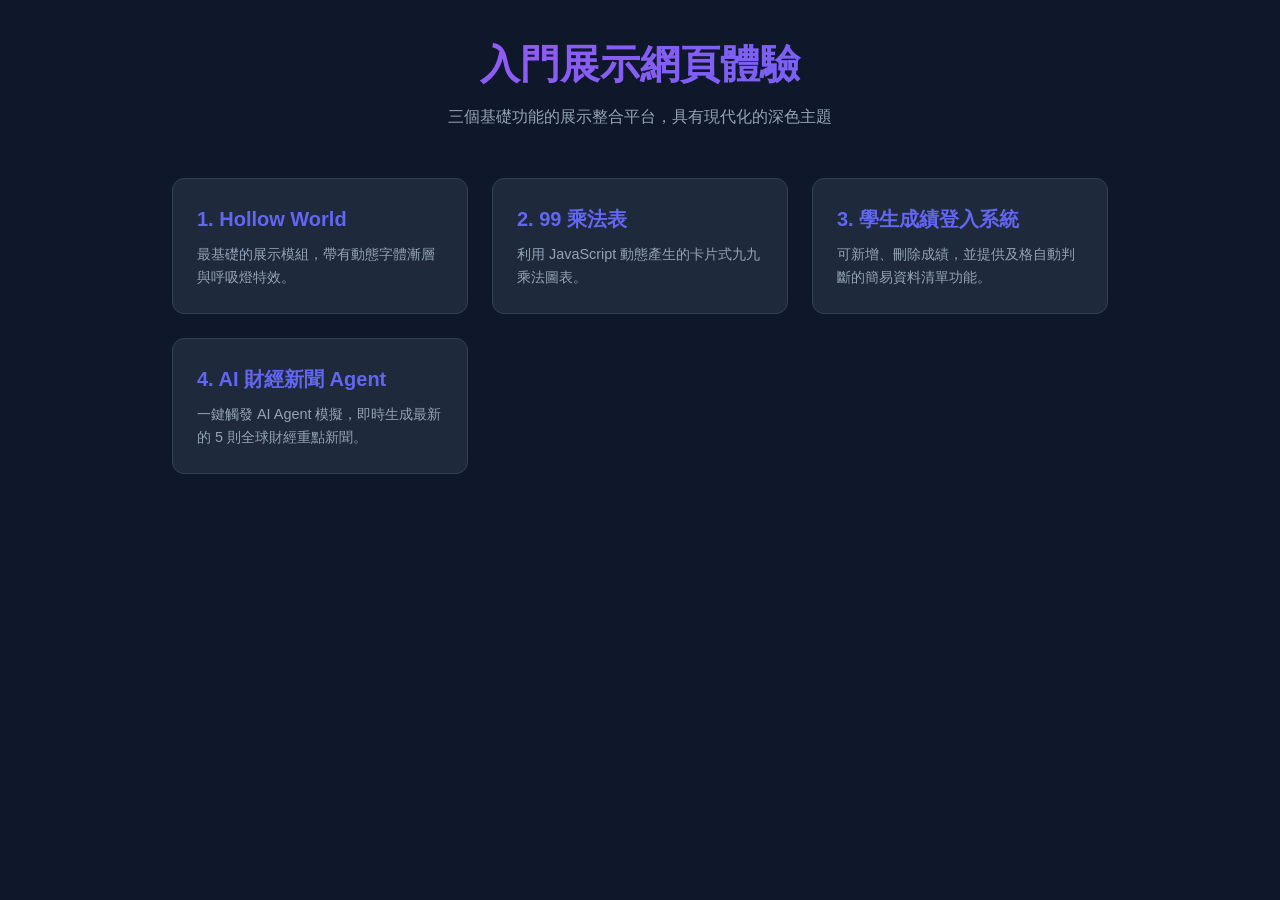
<file: index.html>
<!DOCTYPE html>
<html lang="zh-TW">

<head>
    <meta charset="UTF-8">
    <meta name="viewport" content="width=device-width, initial-scale=1.0">
    <title>入門展示網頁合集</title>
    <!-- 引入共用樣式 -->
    <link rel="stylesheet" href="./common/style.css">
</head>

<body>
    <div class="container">
        <header>
            <h1>入門展示網頁體驗</h1>
            <p>三個基礎功能的展示整合平台，具有現代化的深色主題</p>
        </header>

        <main class="grid-menu">
            <a href="./apps/hello-world.html" class="card">
                <h2>1. Hollow World</h2>
                <p>最基礎的展示模組，帶有動態字體漸層與呼吸燈特效。</p>
            </a>

            <a href="./apps/multiplication.html" class="card">
                <h2>2. 99 乘法表</h2>
                <p>利用 JavaScript 動態產生的卡片式九九乘法圖表。</p>
            </a>

            <a href="./apps/grade-system.html" class="card">
                <h2>3. 學生成績登入系統</h2>
                <p>可新增、刪除成績，並提供及格自動判斷的簡易資料清單功能。</p>
            </a>

            <a href="./apps/ai-news.html" class="card">
                <h2>4. AI 財經新聞 Agent</h2>
                <p>一鍵觸發 AI Agent 模擬，即時生成最新的 5 則全球財經重點新聞。</p>
            </a>
        </main>
    </div>

    <!-- 引入共用邏輯腳本 -->
    <script src="./common/script.js"></script>
</body>

</html>
</file>
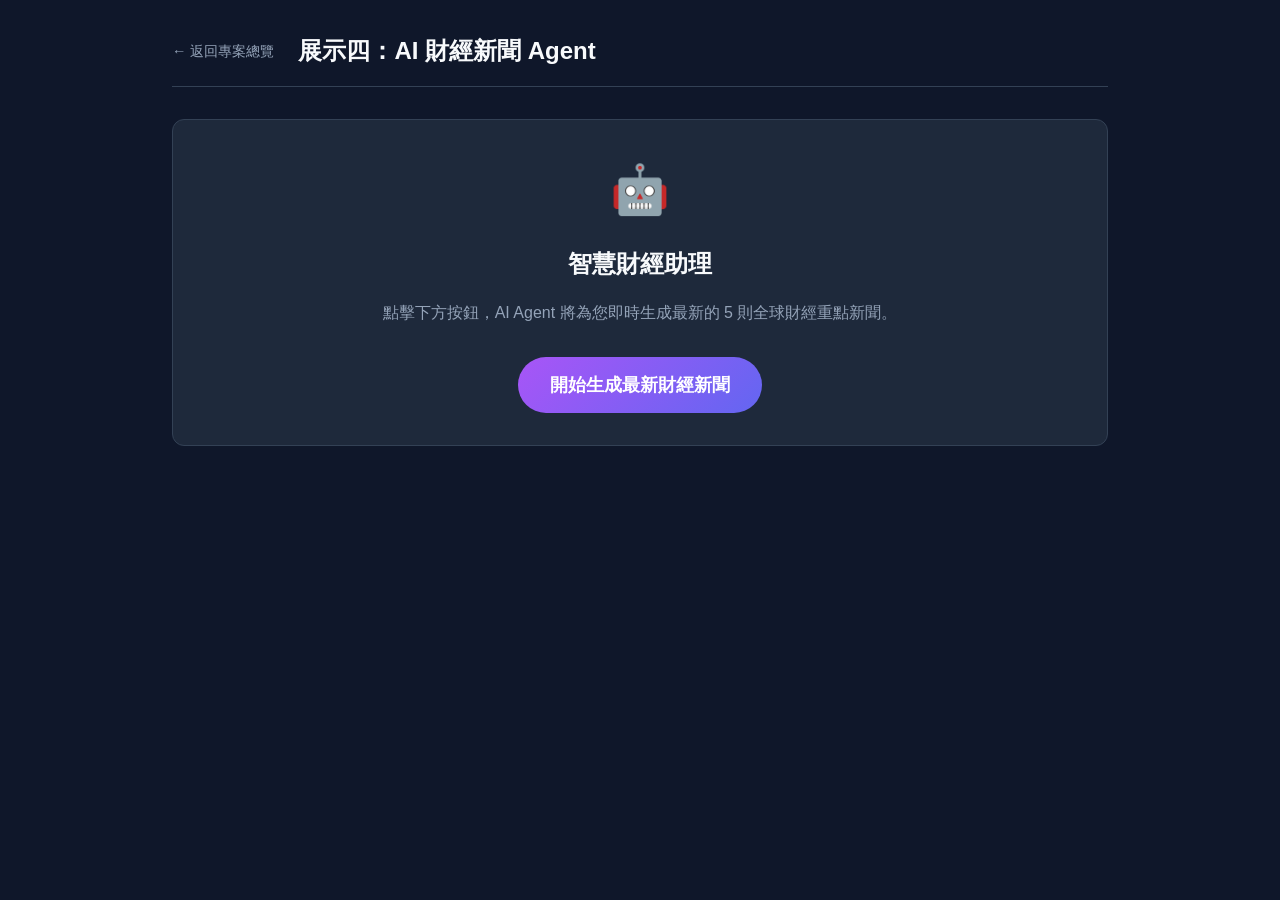
<file: apps/ai-news.html>
<!DOCTYPE html>
<html lang="zh-TW">

<head>
    <meta charset="UTF-8">
    <meta name="viewport" content="width=device-width, initial-scale=1.0">
    <title>AI 財經新聞 Agent - 展示模組</title>
    <link rel="stylesheet" href="../common/style.css">
    <style>
        .agent-container {
            display: flex;
            flex-direction: column;
            gap: 2rem;
            animation: slideUp 0.5s ease-out;
        }

        .agent-header {
            background-color: var(--card-bg);
            padding: 2rem;
            border-radius: 12px;
            border: 1px solid var(--border-color);
            text-align: center;
        }

        .agent-icon {
            font-size: 3rem;
            margin-bottom: 1rem;
            display: inline-block;
            animation: float 3s ease-in-out infinite;
        }

        @keyframes float {
            0% {
                transform: translateY(0px);
            }

            50% {
                transform: translateY(-10px);
            }

            100% {
                transform: translateY(0px);
            }
        }

        .generate-btn {
            background: linear-gradient(135deg, #a855f7, #6366f1);
            color: white;
            font-size: 1.1rem;
            padding: 1rem 2rem;
            border-radius: 30px;
            border: none;
            cursor: pointer;
            transition: transform 0.2s, box-shadow 0.2s;
            font-weight: 600;
            display: inline-flex;
            align-items: center;
            gap: 0.5rem;
        }

        .generate-btn:hover {
            transform: scale(1.05);
            box-shadow: 0 10px 20px rgba(99, 102, 241, 0.4);
        }

        .generate-btn:disabled {
            background: #475569;
            cursor: not-allowed;
            transform: none;
            box-shadow: none;
        }

        .news-output {
            display: flex;
            flex-direction: column;
            gap: 1rem;
        }

        .news-item {
            background-color: var(--card-bg);
            border-left: 4px solid #a855f7;
            padding: 1.5rem;
            border-radius: 8px;
            opacity: 0;
            transform: translateX(-20px);
            transition: all 0.5s ease-out;
        }

        .news-item.visible {
            opacity: 1;
            transform: translateX(0);
        }

        .news-time {
            font-size: 0.85rem;
            color: var(--text-muted);
            margin-bottom: 0.5rem;
            display: flex;
            align-items: center;
            gap: 0.5rem;
        }

        .news-time::before {
            content: "🕒";
        }

        .news-content {
            font-size: 1.1rem;
            line-height: 1.6;
        }

        /* Loading Spinner */
        .spinner {
            display: none;
            width: 24px;
            height: 24px;
            border: 3px solid rgba(255, 255, 255, 0.3);
            border-radius: 50%;
            border-top-color: white;
            animation: spin 1s ease-in-out infinite;
        }

        @keyframes spin {
            to {
                transform: rotate(360deg);
            }
        }

        .thinking-text {
            display: none;
            color: #a855f7;
            font-style: italic;
            margin-top: 1rem;
            animation: pulse 1.5s infinite;
        }

        @keyframes pulse {
            0% {
                opacity: 0.5;
            }

            50% {
                opacity: 1;
            }

            100% {
                opacity: 0.5;
            }
        }

        .news-link {
            display: inline-block;
            margin-top: 0.8rem;
            color: #38bdf8;
            text-decoration: none;
            font-size: 0.95rem;
            transition: color 0.2s;
            font-weight: 500;
        }

        .news-link:hover {
            color: #7dd3fc;
            text-decoration: underline;
        }
    </style>
</head>

<body>
    <div class="container">
        <div class="app-header">
            <a href="../index.html" class="back-btn">← 返回專案總覽</a>
            <h1 class="app-title">展示四：AI 財經新聞 Agent</h1>
        </div>

        <main class="agent-container">
            <div class="agent-header">
                <div class="agent-icon">🤖</div>
                <h2 style="margin-bottom: 1rem;">智慧財經助理</h2>
                <p style="color: var(--text-muted); margin-bottom: 2rem;">點擊下方按鈕，AI Agent 將為您即時生成最新的 5 則全球財經重點新聞。</p>
                <button class="generate-btn" id="generate-btn">
                    <span>開始生成最新財經新聞</span>
                    <div class="spinner" id="spinner"></div>
                </button>
                <div class="thinking-text" id="thinking-text">AI 正在搜集並整理全球經濟與市場動態...</div>
            </div>

            <div class="news-output" id="news-output">
                <!-- 由 AI Agent 動態生成的新聞將顯示於此 -->
            </div>
        </main>
    </div>

    <script>
        const newsData = [
            {
                text: "全球經濟預計在 2026 年將保持韌性，延續擴張力道，人工智慧 (AI) 技術的投資熱潮以及各國財政和貨幣政策的支持是主要的驅動力。",
                url: "https://ctee.com.tw/"
            },
            {
                text: "中美科技角力升溫，輝達 (Nvidia) 與超微 (AMD) 的 AI 算力晶片競爭白熱化，預計 3 月 GTC 大會將發布新一代 AI 晶片引發市場高度關注。",
                url: "https://cnyes.com/"
            },
            {
                text: "國泰金控最新調查顯示，台灣民眾風險偏好指數創下歷史新高，超過半數民眾認為台美關稅協定對台灣 GDP 有正面助益，特別是半導體產業。",
                url: "https://chinatimes.com/"
            },
            {
                text: "中國人民銀行今進行 6000 億元人民幣 MLF 操作，連續第 12 個月加量續作；A 股市場風險偏好回升，全市場成交額重返 2 萬億元大關。",
                url: "https://eastmoney.com/"
            },
            {
                text: "OpenAI 計畫以高達 8300 億美元的估值，融資超過 1000 億美元，執行長預期「超級智能 (Superintelligence)」將在未來幾年內實現，進一步推升科技股估值。",
                url: "https://toutiao.com/"
            }
        ];

        const generateBtn = document.getElementById('generate-btn');
        const spinner = document.getElementById('spinner');
        const btnText = generateBtn.querySelector('span');
        const thinkingText = document.getElementById('thinking-text');
        const newsOutput = document.getElementById('news-output');

        generateBtn.addEventListener('click', () => {
            // UI State: Loading
            generateBtn.disabled = true;
            btnText.textContent = '生成中...';
            spinner.style.display = 'block';
            thinkingText.style.display = 'block';
            newsOutput.innerHTML = '';

            // 模擬 AI 思考延遲 (1.5秒)
            setTimeout(() => {
                thinkingText.style.display = 'none';
                btnText.textContent = '重新生成最新財經新聞';
                spinner.style.display = 'none';
                generateBtn.disabled = false;

                // 逐條顯示新聞 (帶有打字機/淡入效果)
                newsData.forEach((news, index) => {
                    setTimeout(() => {
                        const now = new Date();
                        const timeString = `${now.getFullYear()}/${(now.getMonth() + 1).toString().padStart(2, '0')}/${now.getDate().toString().padStart(2, '0')} ${now.getHours().toString().padStart(2, '0')}:${now.getMinutes().toString().padStart(2, '0')}`;

                        const item = document.createElement('div');
                        item.className = 'news-item';
                        item.innerHTML = `
                            <div class="news-time">${timeString} (AI 即時生成)</div>
                            <div class="news-content">
                                <div>${news.text}</div>
                                <a href="${news.url}" target="_blank" class="news-link">📍 閱讀原文連結</a>
                            </div>
                        `;
                        newsOutput.appendChild(item);

                        // 觸發 CSS 動畫
                        setTimeout(() => item.classList.add('visible'), 50);
                    }, index * 800); // 每 0.8 秒顯示一則
                });
            }, 1500);
        });
    </script>
    <script src="../common/script.js"></script>
</body>

</html>
</file>
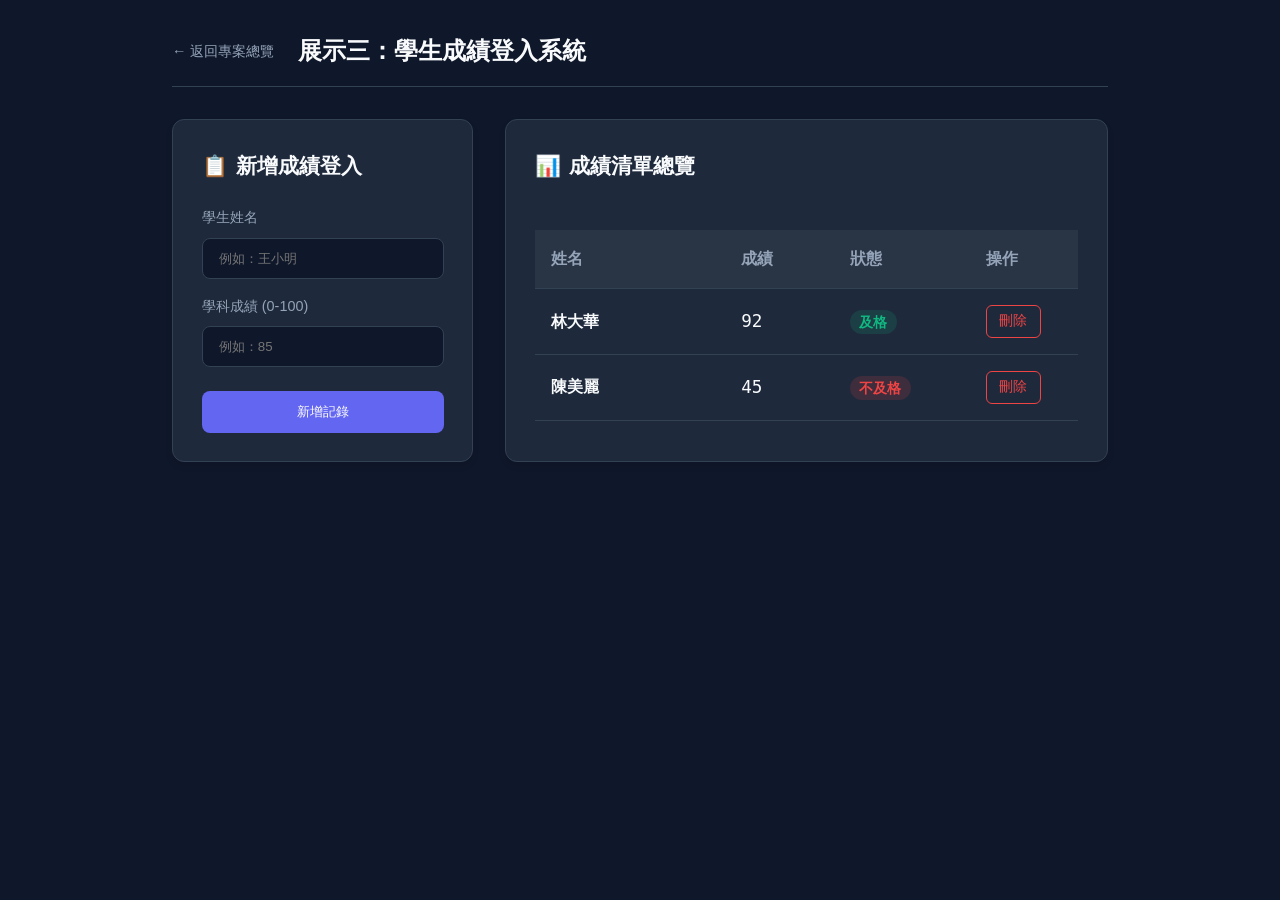
<file: apps/grade-system.html>
<!DOCTYPE html>
<html lang="zh-TW">

<head>
    <meta charset="UTF-8">
    <meta name="viewport" content="width=device-width, initial-scale=1.0">
    <title>學生成績登入系統 - 展示模組</title>
    <link rel="stylesheet" href="../common/style.css">
    <style>
        .system-layout {
            display: grid;
            grid-template-columns: 1fr 2fr;
            gap: 2rem;
            animation: slideUp 0.5s ease-out;
        }

        @keyframes slideUp {
            from {
                opacity: 0;
                transform: translateY(20px);
            }

            to {
                opacity: 1;
                transform: translateY(0);
            }
        }

        .form-panel,
        .list-panel {
            background-color: var(--card-bg);
            padding: 1.8rem;
            border-radius: 12px;
            border: 1px solid var(--border-color);
            box-shadow: 0 4px 6px rgba(0, 0, 0, 0.1);
        }

        .form-panel h2,
        .list-panel h2 {
            margin-bottom: 1.5rem;
            color: var(--text-color);
            font-size: 1.3rem;
            display: flex;
            align-items: center;
            gap: 0.5rem;
        }

        .form-panel h2::before {
            content: "📋";
        }

        .list-panel h2::before {
            content: "📊";
        }

        @media (max-width: 768px) {
            .system-layout {
                grid-template-columns: 1fr;
            }
        }

        .status-pass {
            background: rgba(16, 185, 129, 0.15);
            color: var(--success-color);
            padding: 0.3rem 0.6rem;
            border-radius: 20px;
            font-weight: 600;
            font-size: 0.85rem;
        }

        .status-fail {
            background: rgba(239, 68, 68, 0.15);
            color: var(--danger-color);
            padding: 0.3rem 0.6rem;
            border-radius: 20px;
            font-weight: 600;
            font-size: 0.85rem;
        }

        .btn-delete {
            background-color: transparent;
            color: var(--danger-color);
            border: 1px solid var(--danger-color);
            padding: 0.4rem 0.8rem;
            font-size: 0.85rem;
            border-radius: 6px;
            transition: all 0.2s;
        }

        .btn-delete:hover {
            background-color: var(--danger-color);
            color: white;
            transform: scale(1.05);
        }

        /* 空狀態樣式 */
        .empty-state {
            text-align: center;
            padding: 3rem 1rem;
            color: var(--text-muted);
        }

        .empty-state-icon {
            font-size: 3rem;
            margin-bottom: 1rem;
            opacity: 0.5;
        }

        tbody tr {
            transition: background-color 0.2s;
        }

        tbody tr:hover {
            background-color: rgba(255, 255, 255, 0.03);
        }
    </style>
</head>

<body>
    <div class="container">
        <div class="app-header">
            <a href="../index.html" class="back-btn">← 返回專案總覽</a>
            <h1 class="app-title">展示三：學生成績登入系統</h1>
        </div>

        <main class="system-layout">
            <!-- 登入表單 -->
            <div class="form-panel">
                <h2>新增成績登入</h2>
                <form id="grade-form">
                    <div class="form-group">
                        <label for="student-name">學生姓名</label>
                        <input type="text" id="student-name" required placeholder="例如：王小明" autocomplete="off">
                    </div>
                    <div class="form-group">
                        <label for="student-score">學科成績 (0-100)</label>
                        <input type="number" id="student-score" required min="0" max="100" placeholder="例如：85">
                    </div>
                    <button type="submit" style="width: 100%; margin-top: 0.5rem;">新增記錄</button>
                </form>
            </div>

            <!-- 成績列表 -->
            <div class="list-panel">
                <h2>成績清單總覽</h2>
                <div style="overflow-x: auto;">
                    <table>
                        <thead>
                            <tr>
                                <th width="35%">姓名</th>
                                <th width="20%">成績</th>
                                <th width="25%">狀態</th>
                                <th width="20%">操作</th>
                            </tr>
                        </thead>
                        <tbody id="grade-list">
                            <!-- 由 JavaScript 動態產生 -->
                        </tbody>
                    </table>
                </div>
            </div>
        </main>
    </div>

    <script>
        const form = document.getElementById('grade-form');
        const list = document.getElementById('grade-list');
        // 初始化一些預設資料讓展示更好看
        let records = [
            { id: 1, name: '林大華', score: 92 },
            { id: 2, name: '陳美麗', score: 45 }
        ];

        // 監聽表單提交
        form.addEventListener('submit', function (e) {
            e.preventDefault();
            const name = document.getElementById('student-name').value.trim();
            const scoreInput = document.getElementById('student-score').value;
            const score = parseInt(scoreInput);

            if (name && !isNaN(score) && score >= 0 && score <= 100) {
                // 新增至陣列開頭
                records.unshift({ id: Date.now(), name, score });
                renderList();

                // 重設表單與聚焦焦點
                form.reset();
                document.getElementById('student-name').focus();
            }
        });

        // 刪除記錄功能
        function deleteRecord(id) {
            records = records.filter(record => record.id !== id);
            renderList();
        }

        // 渲染清單到畫面上
        function renderList() {
            list.innerHTML = '';

            if (records.length === 0) {
                list.innerHTML = `
                    <tr>
                        <td colspan="4">
                            <div class="empty-state">
                                <div class="empty-state-icon">📝</div>
                                <p>目前尚無任何成績記錄，請從左側表單新增。</p>
                            </div>
                        </td>
                    </tr>
                `;
                return;
            }

            records.forEach(record => {
                const statusHtml = record.score >= 60
                    ? '<span class="status-pass">及格</span>'
                    : '<span class="status-fail">不及格</span>';

                const tr = document.createElement('tr');
                tr.innerHTML = `
                    <td><strong>${record.name}</strong></td>
                    <td style="font-family: monospace; font-size: 1.1rem;">${record.score}</td>
                    <td>${statusHtml}</td>
                    <td>
                        <button class="btn-delete" onclick="deleteRecord(${record.id})">刪除</button>
                    </td>
                `;
                list.appendChild(tr);
            });
        }

        // 初始載入渲染
        renderList();
    </script>
    <script src="../common/script.js"></script>
</body>

</html>
</file>
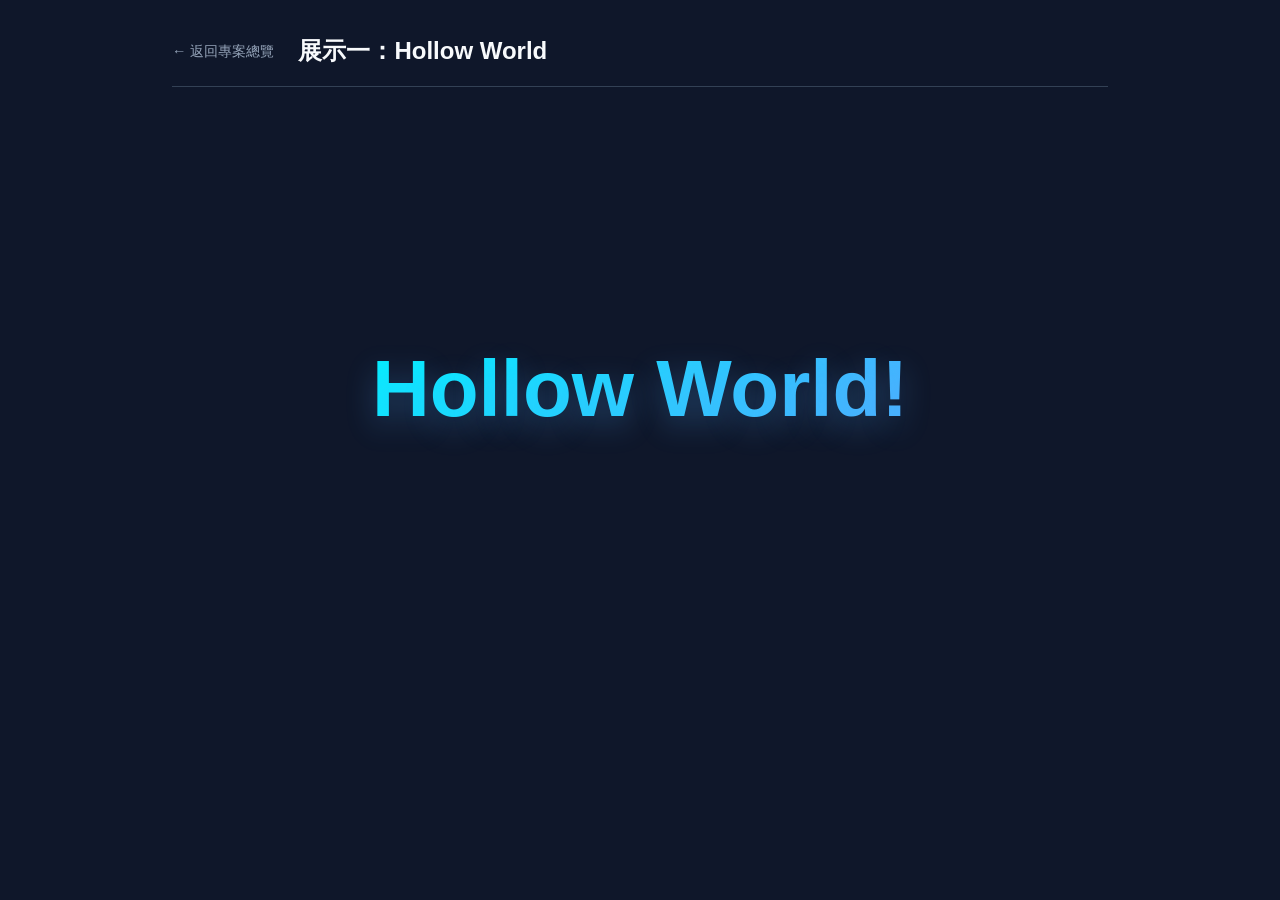
<file: apps/hello-world.html>
<!DOCTYPE html>
<html lang="zh-TW">

<head>
    <meta charset="UTF-8">
    <meta name="viewport" content="width=device-width, initial-scale=1.0">
    <title>Hollow World - 展示模組</title>
    <link rel="stylesheet" href="../common/style.css">
    <style>
        .hello-container {
            display: flex;
            justify-content: center;
            align-items: center;
            min-height: 60vh;
        }

        .hello-text {
            font-size: 5rem;
            font-weight: 900;
            background: linear-gradient(135deg, #00f2fe 0%, #4facfe 100%);
            -webkit-background-clip: text;
            -webkit-text-fill-color: transparent;
            text-shadow: 0px 10px 30px rgba(79, 172, 254, 0.3);
            animation: pulse-glow 2.5s infinite ease-in-out;
            text-align: center;
        }

        @keyframes pulse-glow {
            0% {
                transform: scale(0.98);
                text-shadow: 0px 5px 20px rgba(79, 172, 254, 0.2);
            }

            50% {
                transform: scale(1.02);
                text-shadow: 0px 20px 40px rgba(79, 172, 254, 0.6);
            }

            100% {
                transform: scale(0.98);
                text-shadow: 0px 5px 20px rgba(79, 172, 254, 0.2);
            }
        }
    </style>
</head>

<body>
    <div class="container">
        <div class="app-header">
            <a href="../index.html" class="back-btn">← 返回專案總覽</a>
            <h1 class="app-title">展示一：Hollow World</h1>
        </div>

        <main class="hello-container">
            <h2 class="hello-text">Hollow World!</h2>
        </main>
    </div>

    <script src="../common/script.js"></script>
</body>

</html>
</file>
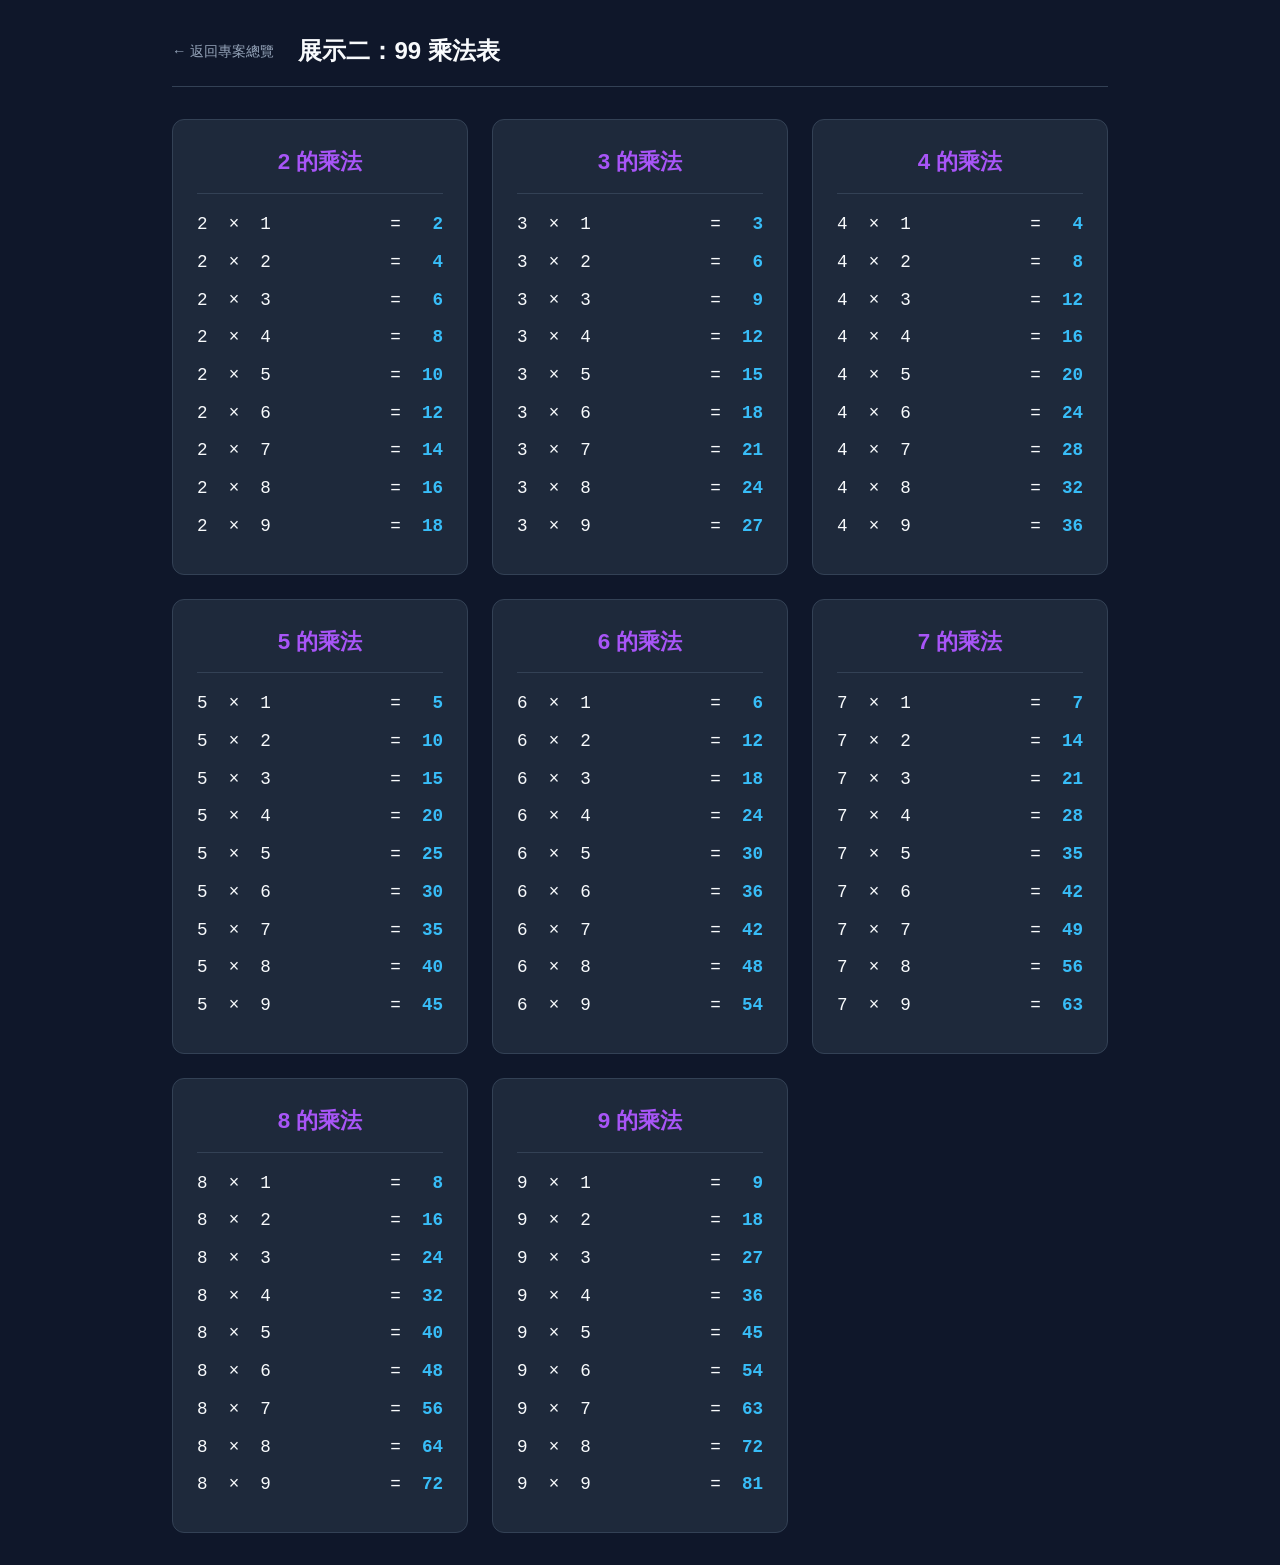
<file: apps/multiplication.html>
<!DOCTYPE html>
<html lang="zh-TW">

<head>
    <meta charset="UTF-8">
    <meta name="viewport" content="width=device-width, initial-scale=1.0">
    <title>99 乘法表 - 展示模組</title>
    <link rel="stylesheet" href="../common/style.css">
    <style>
        .table-grid {
            display: grid;
            grid-template-columns: repeat(auto-fit, minmax(220px, 1fr));
            gap: 1.5rem;
        }

        .table-card {
            background-color: var(--card-bg);
            border: 1px solid var(--border-color);
            border-radius: 12px;
            padding: 1.5rem;
            transition: transform 0.3s, box-shadow 0.3s;
            animation: fadeIn 0.5s ease-out;
            animation-fill-mode: both;
        }

        .table-card:hover {
            transform: translateY(-5px) scale(1.02);
            box-shadow: 0 10px 20px rgba(0, 0, 0, 0.4);
            border-color: #a855f7;
        }

        .table-card h3 {
            color: #a855f7;
            margin-bottom: 1rem;
            text-align: center;
            border-bottom: 1px solid var(--border-color);
            padding-bottom: 0.8rem;
            font-size: 1.4rem;
        }

        .table-row {
            display: flex;
            justify-content: space-between;
            margin-bottom: 0.6rem;
            color: var(--text-color);
            font-family: 'Courier New', Courier, monospace;
            font-size: 1.1rem;
        }

        .result-highlight {
            color: #38bdf8;
            font-weight: bold;
        }
    </style>
</head>

<body>
    <div class="container">
        <div class="app-header">
            <a href="../index.html" class="back-btn">← 返回專案總覽</a>
            <h1 class="app-title">展示二：99 乘法表</h1>
        </div>

        <main class="table-grid" id="multiplication-container">
            <!-- 乘法表卡片由 JavaScript 動態生成 -->
        </main>
    </div>

    <script>
        const container = document.getElementById('multiplication-container');
        let delay = 0;

        // 動態生成 2 到 9 的乘法表
        for (let i = 2; i <= 9; i++) {
            const card = document.createElement('div');
            card.className = 'table-card';
            card.style.animationDelay = `${delay}s`;
            delay += 0.05; // 漸進式動畫延遲

            let html = `<h3>${i} 的乘法</h3>`;
            for (let j = 1; j <= 9; j++) {
                // 格式化對齊
                const formattedJ = j;
                const result = i * j;
                const formattedResult = result < 10 ? '\u00A0' + result : result;

                html += `
                    <div class="table-row">
                        <span>${i} &nbsp;&times;&nbsp; ${formattedJ}</span>
                        <span>=&nbsp; <span class="result-highlight">${formattedResult}</span></span>
                    </div>
                `;
            }
            card.innerHTML = html;
            container.appendChild(card);
        }
    </script>
    <script src="../common/script.js"></script>
</body>

</html>
</file>
<file: common/style.css>
:root {
    --primary-color: #6366f1;
    --primary-hover: #4f46e5;
    --bg-color: #0f172a;
    --card-bg: #1e293b;
    --text-color: #f8fafc;
    --text-muted: #94a3b8;
    --border-color: #334155;
    --success-color: #10b981;
    --danger-color: #ef4444;
}

* {
    box-sizing: border-box;
    margin: 0;
    padding: 0;
}

body {
    font-family: 'Inter', -apple-system, BlinkMacSystemFont, "Segoe UI", Roboto, Helvetica, Arial, sans-serif;
    background-color: var(--bg-color);
    color: var(--text-color);
    line-height: 1.6;
    display: flex;
    flex-direction: column;
    min-height: 100vh;
}

.container {
    max-width: 1000px;
    margin: 0 auto;
    padding: 2rem;
    width: 100%;
}

header {
    text-align: center;
    margin-bottom: 3rem;
    animation: fadeIn 1s ease-in-out;
}

@keyframes fadeIn {
    from { opacity: 0; transform: translateY(-10px); }
    to { opacity: 1; transform: translateY(0); }
}

header h1 {
    font-size: 2.5rem;
    margin-bottom: 0.5rem;
    background: linear-gradient(135deg, #a855f7, #6366f1);
    -webkit-background-clip: text;
    -webkit-text-fill-color: transparent;
}

header p {
    color: var(--text-muted);
}

/* Grid Menu */
.grid-menu {
    display: grid;
    grid-template-columns: repeat(auto-fit, minmax(280px, 1fr));
    gap: 1.5rem;
}

.card {
    background-color: var(--card-bg);
    border: 1px solid var(--border-color);
    border-radius: 12px;
    padding: 1.5rem;
    text-decoration: none;
    color: var(--text-color);
    transition: transform 0.2s, box-shadow 0.2s, border-color 0.2s;
    display: flex;
    flex-direction: column;
    animation: slideUp 0.5s ease-out;
    animation-fill-mode: both;
}

.card:nth-child(1) { animation-delay: 0.1s; }
.card:nth-child(2) { animation-delay: 0.2s; }
.card:nth-child(3) { animation-delay: 0.3s; }

@keyframes slideUp {
    from { opacity: 0; transform: translateY(20px); }
    to { opacity: 1; transform: translateY(0); }
}

.card:hover {
    transform: translateY(-5px);
    box-shadow: 0 10px 25px rgba(0, 0, 0, 0.3);
    border-color: var(--primary-color);
}

.card h2 {
    font-size: 1.25rem;
    margin-bottom: 0.5rem;
    color: var(--primary-color);
}

.card p {
    color: var(--text-muted);
    font-size: 0.9rem;
}

/* App Header & Back Button */
.app-header {
    display: flex;
    align-items: center;
    margin-bottom: 2rem;
    padding-bottom: 1rem;
    border-bottom: 1px solid var(--border-color);
}

.back-btn {
    text-decoration: none;
    color: var(--text-muted);
    font-size: 0.9rem;
    display: flex;
    align-items: center;
    gap: 0.5rem;
    margin-right: 1.5rem;
    transition: color 0.2s;
}

.back-btn:hover {
    color: var(--primary-color);
}

.app-title {
    font-size: 1.5rem;
    font-weight: 600;
}

/* Forms & Tables */
.form-group {
    margin-bottom: 1rem;
}

.form-group label {
    display: block;
    margin-bottom: 0.5rem;
    font-size: 0.9rem;
    color: var(--text-muted);
}

input, button {
    font-family: inherit;
}

input[type="text"], input[type="number"] {
    width: 100%;
    padding: 0.75rem 1rem;
    border-radius: 8px;
    border: 1px solid var(--border-color);
    background-color: var(--bg-color);
    color: var(--text-color);
    transition: border-color 0.2s;
}

input[type="text"]:focus, input[type="number"]:focus {
    outline: none;
    border-color: var(--primary-color);
}

button {
    background-color: var(--primary-color);
    color: white;
    border: none;
    padding: 0.75rem 1.5rem;
    border-radius: 8px;
    cursor: pointer;
    font-weight: 500;
    transition: background-color 0.2s;
}

button:hover {
    background-color: var(--primary-hover);
}

table {
    width: 100%;
    border-collapse: collapse;
    margin-top: 1.5rem;
}

th, td {
    padding: 1rem;
    text-align: left;
    border-bottom: 1px solid var(--border-color);
}

th {
    background-color: rgba(255, 255, 255, 0.05);
    font-weight: 600;
    color: var(--text-muted);
}
</file>
